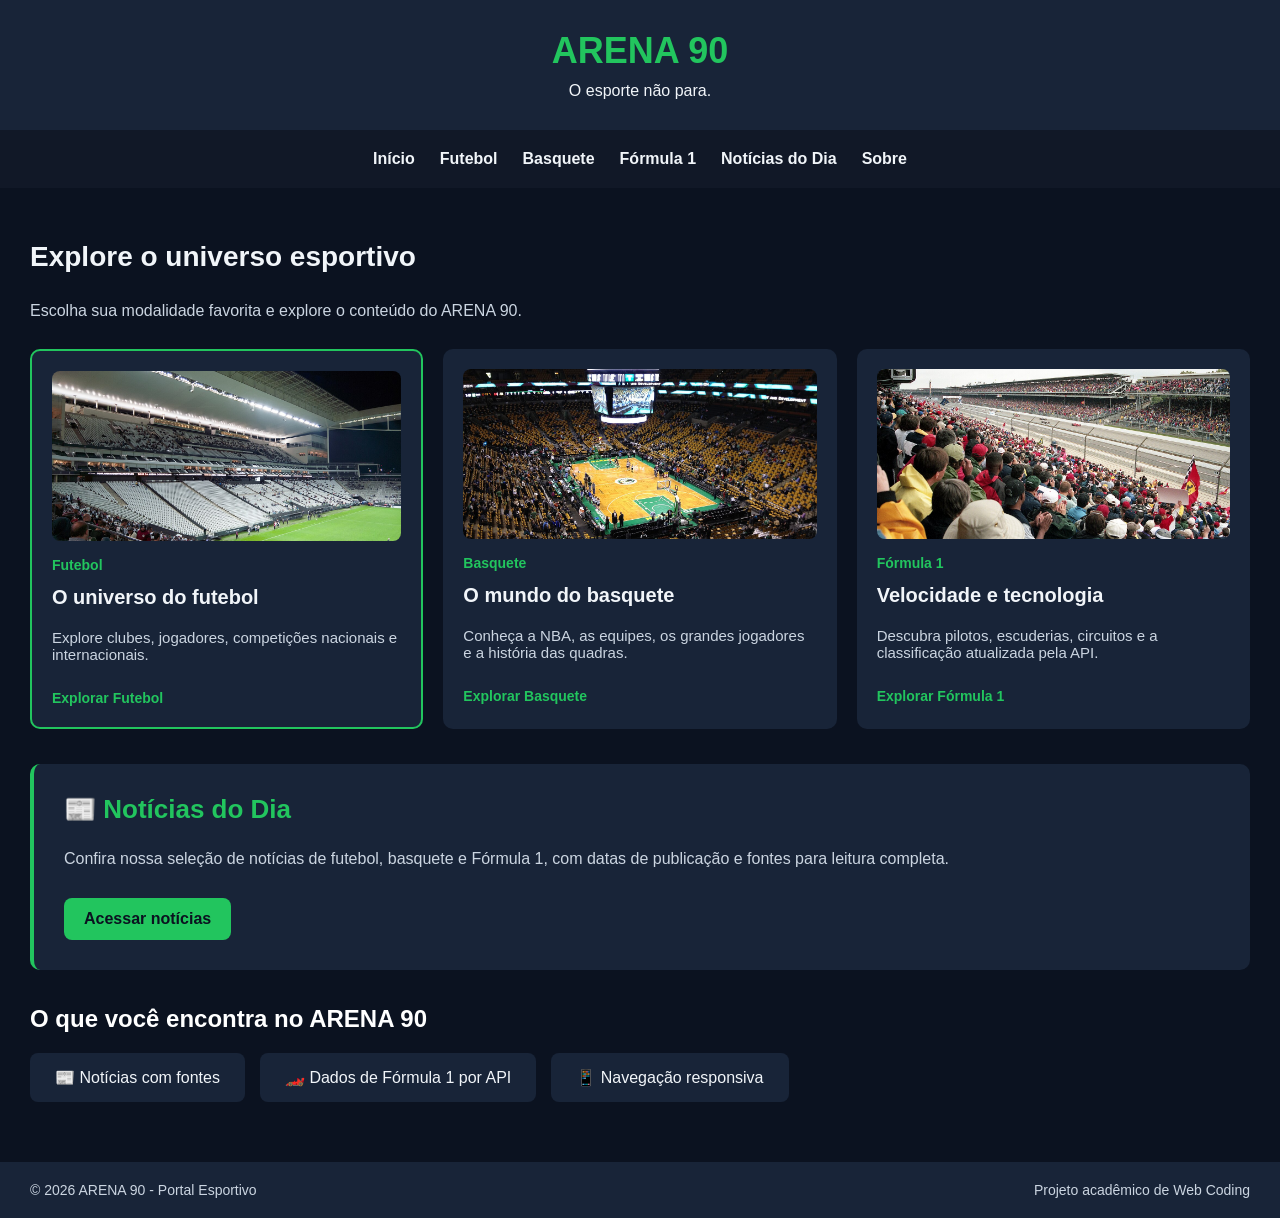
<file: index.html>
<!DOCTYPE html>
<html lang="pt-BR">

<head>
    <meta charset="UTF-8">

    <meta name="viewport"
          content="width=device-width, initial-scale=1.0">

    <meta name="description"
          content="ARENA 90: portal esportivo com futebol, basquete, Fórmula 1 e notícias com fontes.">

    <title>ARENA 90 | Portal Esportivo</title>

    <link rel="stylesheet" href="css/style.css">
</head>

<body>

    <!-- ======================================
         1. CABEÇALHO
    ======================================= -->
    <header class="cabecalho">

        <h1 class="cabecalho__titulo">
            ARENA 90
        </h1>

        <p class="cabecalho__slogan">
            O esporte não para.
        </p>

    </header>


    <!-- ======================================
         2. MENU DE NAVEGAÇÃO
    ======================================= -->
    <nav class="menu" aria-label="Navegação principal">

        <a class="menu__link" href="index.html">
            Início
        </a>

        <a class="menu__link" href="futebol.html">
            Futebol
        </a>

        <a class="menu__link" href="basquete.html">
            Basquete
        </a>

        <a class="menu__link" href="formula1.html">
            Fórmula 1
        </a>

        <a class="menu__link" href="noticias.html">
            Notícias do Dia
        </a>

        <a class="menu__link" href="sobre.html">
            Sobre
        </a>

    </nav>


    <!-- ======================================
         3. CONTEÚDO PRINCIPAL
    ======================================= -->
    <main>

        <!-- SEÇÃO 1: EXPLORAR MODALIDADES -->
        <section class="noticias">

            <h2 class="noticias__titulo">
                Explore o universo esportivo
            </h2>

            <p class="noticias__descricao">
                Escolha sua modalidade favorita
                e explore o conteúdo do ARENA 90.
            </p>


            <!-- GRID DE MODALIDADES -->
            <div class="noticias__grade">

                <!-- CARTÃO 1: FUTEBOL -->
                <article class="noticia noticia--destaque">

                    <a class="noticia__link"
                       href="futebol.html">

                        <img
                            class="noticia__imagem"
                            src="img/futebol-brasileiro.jpg"
                            alt="Interior da Arena Corinthians"
                        >

                        <span class="noticia__categoria">
                            Futebol
                        </span>

                        <h3 class="noticia__titulo">
                            O universo do futebol
                        </h3>

                        <p class="noticia__descricao">
                            Explore clubes, jogadores,
                            competições nacionais e
                            internacionais.
                        </p>

                        <span class="noticia__acao">
                            Explorar Futebol
                        </span>

                    </a>

                </article>


                <!-- CARTÃO 2: BASQUETE -->
                <article class="noticia">

                    <a class="noticia__link"
                       href="basquete.html">

                        <img
                            class="noticia__imagem"
                            src="img/nba.jpg"
                            alt="Partida de basquete em uma quadra profissional"
                        >

                        <span class="noticia__categoria">
                            Basquete
                        </span>

                        <h3 class="noticia__titulo">
                            O mundo do basquete
                        </h3>

                        <p class="noticia__descricao">
                            Conheça a NBA, as equipes,
                            os grandes jogadores
                            e a história das quadras.
                        </p>

                        <span class="noticia__acao">
                            Explorar Basquete
                        </span>

                    </a>

                </article>


                <!-- CARTÃO 3: FÓRMULA 1 -->
                <article class="noticia">

                    <a class="noticia__link"
                       href="formula1.html">

                        <img
                            class="noticia__imagem"
                            src="img/formula1.jpg"
                            alt="Circuito de Fórmula 1"
                        >

                        <span class="noticia__categoria">
                            Fórmula 1
                        </span>

                        <h3 class="noticia__titulo">
                            Velocidade e tecnologia
                        </h3>

                        <p class="noticia__descricao">
                            Descubra pilotos, escuderias,
                            circuitos e a classificação
                            atualizada pela API.
                        </p>

                        <span class="noticia__acao">
                            Explorar Fórmula 1
                        </span>

                    </a>

                </article>

            </div>
            <!-- FIM DO GRID -->

        </section>


        <!-- ======================================
             SEÇÃO 2: NOTÍCIAS DO DIA
        ======================================= -->
        <section class="inicio__noticias">

            <h2 class="inicio__titulo">
                📰 Notícias do Dia
            </h2>

            <p class="inicio__descricao">
                Confira nossa seleção de notícias
                de futebol, basquete e Fórmula 1,
                com datas de publicação e fontes
                para leitura completa.
            </p>

            <a class="inicio__botao"
               href="noticias.html">
                Acessar notícias
            </a>

        </section>


        <!-- ======================================
             SEÇÃO 3: RECURSOS DO PORTAL
        ======================================= -->
        <section class="modalidades">

            <h2 class="modalidades__titulo">
                O que você encontra no ARENA 90
            </h2>

            <!-- Lista com Flexbox -->
            <ul class="modalidades__lista">

                <li class="modalidades__item">
                    📰 Notícias com fontes
                </li>

                <li class="modalidades__item">
                    🏎️ Dados de Fórmula 1 por API
                </li>

                <li class="modalidades__item">
                    📱 Navegação responsiva
                </li>

            </ul>

        </section>

    </main>


    <!-- ======================================
         4. RODAPÉ
    ======================================= -->
    <footer class="rodape">

        <p class="rodape__texto">
            © 2026 ARENA 90 - Portal Esportivo
        </p>

        <p class="rodape__credito">
            Projeto acadêmico de Web Coding
        </p>

    </footer>

</body>
</html>
</file>
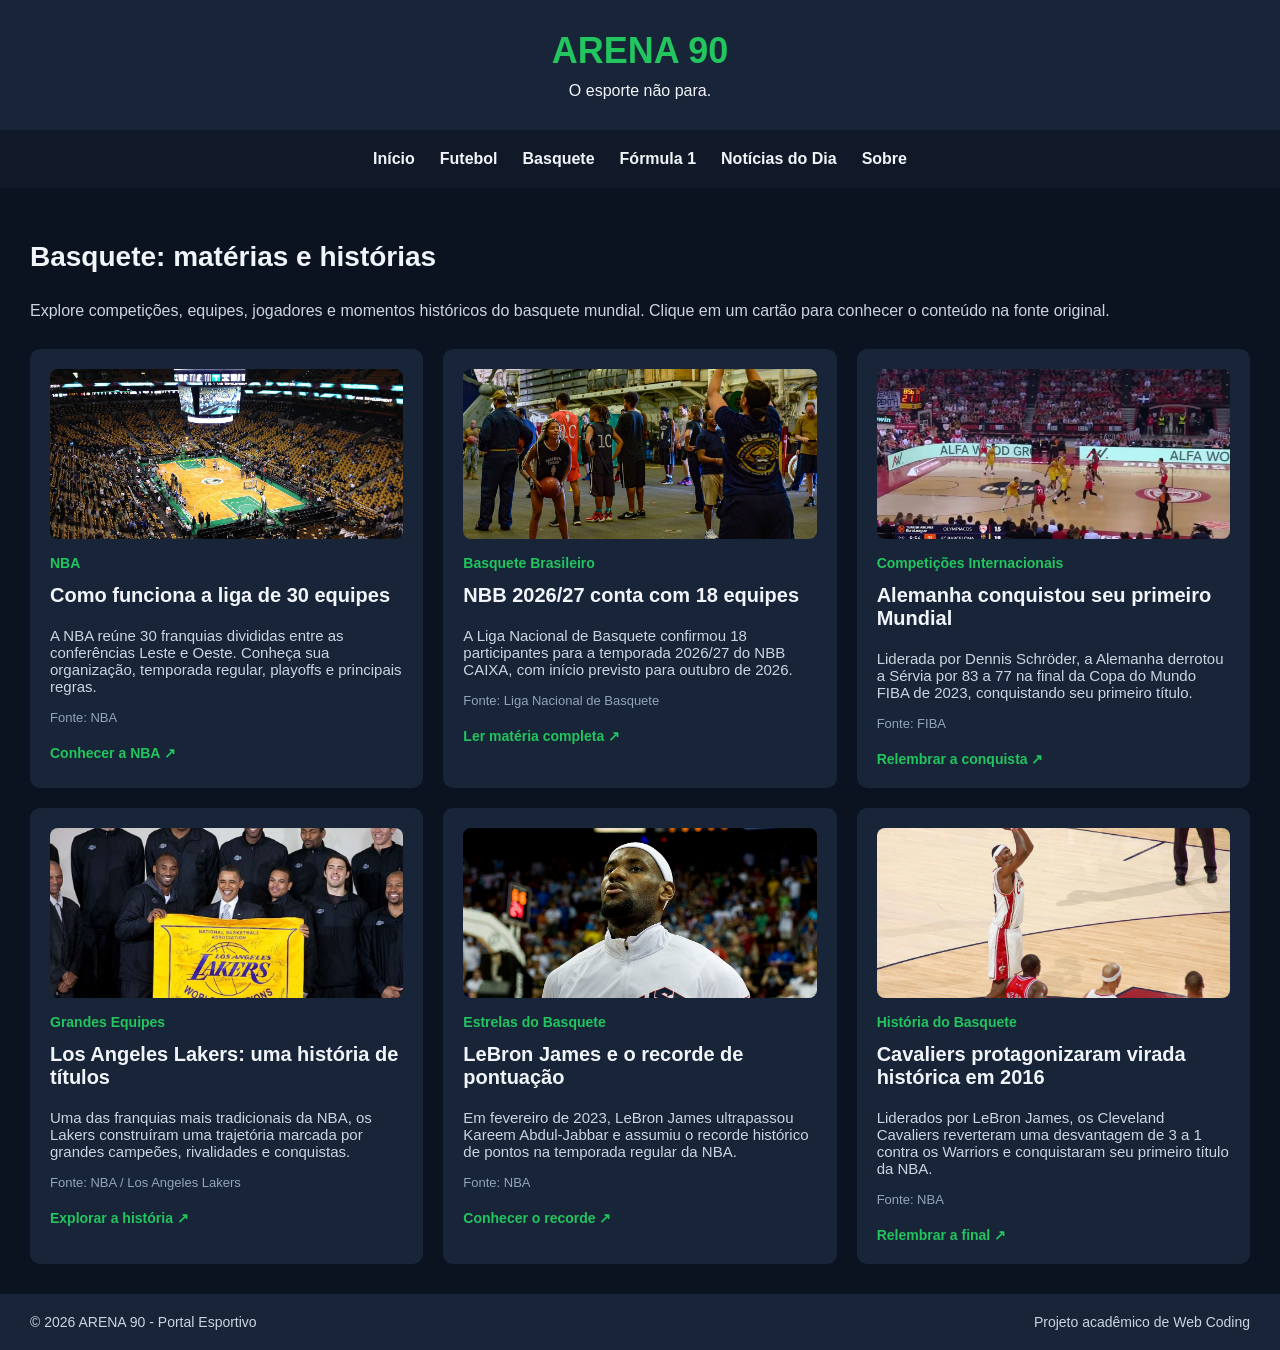
<file: basquete.html>
<!DOCTYPE html>
<html lang="pt-BR">

<head>
    <meta charset="UTF-8">

    <meta name="viewport"
          content="width=device-width, initial-scale=1.0">

    <meta name="description"
          content="Explore matérias sobre NBA, basquete brasileiro, grandes equipes e momentos históricos no ARENA 90.">

    <title>Basquete | ARENA 90</title>

    <link rel="stylesheet" href="css/style.css">
</head>

<body>

    <!-- ======================================
         1. CABEÇALHO
    ======================================= -->
    <header class="cabecalho">

        <h1 class="cabecalho__titulo">
            ARENA 90
        </h1>

        <p class="cabecalho__slogan">
            O esporte não para.
        </p>

    </header>


    <!-- ======================================
         2. MENU DE NAVEGAÇÃO
    ======================================= -->
    <nav class="menu" aria-label="Navegação principal">

        <a class="menu__link" href="index.html">
            Início
        </a>

        <a class="menu__link" href="futebol.html">
            Futebol
        </a>

        <a class="menu__link" href="basquete.html">
            Basquete
        </a>

        <a class="menu__link" href="formula1.html">
            Fórmula 1
        </a>

        <a class="menu__link" href="noticias.html">
            Notícias do Dia
        </a>

        <a class="menu__link" href="sobre.html">
            Sobre
        </a>

    </nav>


    <!-- ======================================
         3. CONTEÚDO PRINCIPAL
    ======================================= -->
    <main>

        <section class="noticias">

            <h2 class="noticias__titulo">
                Basquete: matérias e histórias
            </h2>

            <p class="noticias__descricao">
                Explore competições, equipes,
                jogadores e momentos históricos
                do basquete mundial.
                Clique em um cartão para conhecer
                o conteúdo na fonte original.
            </p>


            <!-- GRID DE MATÉRIAS -->
            <div class="noticias__grade">


                <!-- =================================
                     CARTÃO 1: NBA
                ================================== -->
                <article class="noticia">

                    <a
                        class="noticia__link"
                        href="https://www.nba.com/news/about"
                        target="_blank"
                        rel="noopener noreferrer"
                    >

                        <img
                            class="noticia__imagem"
                            src="img/nba.jpg"
                            alt="Arena de basquete com público nas arquibancadas"
                        >

                        <span class="noticia__categoria">
                            NBA
                        </span>

                        <h3 class="noticia__titulo">
                            Como funciona a liga de 30 equipes
                        </h3>

                        <p class="noticia__descricao">
                            A NBA reúne 30 franquias
                            divididas entre as conferências
                            Leste e Oeste. Conheça sua
                            organização, temporada regular,
                            playoffs e principais regras.
                        </p>

                        <p class="noticia__fonte">
                            Fonte: NBA
                        </p>

                        <span class="noticia__acao">
                            Conhecer a NBA ↗
                        </span>

                    </a>

                </article>


                <!-- =================================
                     CARTÃO 2: BASQUETE BRASILEIRO
                ================================== -->
                <article class="noticia">

                    <a
                        class="noticia__link"
                        href="https://lnb.com.br/noticias/lnb-define-participantes-e-formato-da-temporada-2026-27-do-nbb-caixa/"
                        target="_blank"
                        rel="noopener noreferrer"
                    >

                        <img
                            class="noticia__imagem"
                            src="img/basquete-militar-brasil.jpg"
                            alt="Jogadores reunidos em uma quadra de basquete"
                        >

                        <span class="noticia__categoria">
                            Basquete Brasileiro
                        </span>

                        <h3 class="noticia__titulo">
                            NBB 2026/27 conta com 18 equipes
                        </h3>

                        <p class="noticia__descricao">
                            A Liga Nacional de Basquete
                            confirmou 18 participantes
                            para a temporada 2026/27
                            do NBB CAIXA, com início
                            previsto para outubro de 2026.
                        </p>

                        <p class="noticia__fonte">
                            Fonte: Liga Nacional de Basquete
                        </p>

                        <span class="noticia__acao">
                            Ler matéria completa ↗
                        </span>

                    </a>

                </article>


                <!-- =================================
                     CARTÃO 3: COMPETIÇÕES INTERNACIONAIS
                ================================== -->
                <article class="noticia">

                    <a
                        class="noticia__link"
                        href="https://www.fiba.basketball/en/news/basketballworldcup-2023-news-dennis-schroder-carries-germany-to-first-ever-world-cup-title"
                        target="_blank"
                        rel="noopener noreferrer"
                    >

                        <img
                            class="noticia__imagem"
                            src="img/basquete-europeu.jpg"
                            alt="Partida de basquete em ginásio europeu"
                        >

                        <span class="noticia__categoria">
                            Competições Internacionais
                        </span>

                        <h3 class="noticia__titulo">
                            Alemanha conquistou seu primeiro Mundial
                        </h3>

                        <p class="noticia__descricao">
                            Liderada por Dennis Schröder,
                            a Alemanha derrotou a Sérvia
                            por 83 a 77 na final da Copa
                            do Mundo FIBA de 2023,
                            conquistando seu primeiro título.
                        </p>

                        <p class="noticia__fonte">
                            Fonte: FIBA
                        </p>

                        <span class="noticia__acao">
                            Relembrar a conquista ↗
                        </span>

                    </a>

                </article>


                <!-- =================================
                     CARTÃO 4: GRANDES EQUIPES
                ================================== -->
                <article class="noticia">

                    <a
                        class="noticia__link"
                        href="https://www.nba.com/lakers/history/season-capsule"
                        target="_blank"
                        rel="noopener noreferrer"
                    >

                        <img
                            class="noticia__imagem"
                            src="img/lakers-basquete.jpg"
                            alt="Integrantes dos Los Angeles Lakers em evento da equipe"
                        >

                        <span class="noticia__categoria">
                            Grandes Equipes
                        </span>

                        <h3 class="noticia__titulo">
                            Los Angeles Lakers: uma história de títulos
                        </h3>

                        <p class="noticia__descricao">
                            Uma das franquias mais
                            tradicionais da NBA,
                            os Lakers construíram
                            uma trajetória marcada
                            por grandes campeões,
                            rivalidades e conquistas.
                        </p>

                        <p class="noticia__fonte">
                            Fonte: NBA / Los Angeles Lakers
                        </p>

                        <span class="noticia__acao">
                            Explorar a história ↗
                        </span>

                    </a>

                </article>


                <!-- =================================
                     CARTÃO 5: ESTRELAS DO BASQUETE
                ================================== -->
                <article class="noticia">

                    <a
                        class="noticia__link"
                        href="https://www.nba.com/news/lebron-james-scoring-tracker"
                        target="_blank"
                        rel="noopener noreferrer"
                    >

                        <img
                            class="noticia__imagem"
                            src="img/lebron-james.jpg"
                            alt="LeBron James durante evento de basquete"
                        >

                        <span class="noticia__categoria">
                            Estrelas do Basquete
                        </span>

                        <h3 class="noticia__titulo">
                            LeBron James e o recorde de pontuação
                        </h3>

                        <p class="noticia__descricao">
                            Em fevereiro de 2023,
                            LeBron James ultrapassou
                            Kareem Abdul-Jabbar e
                            assumiu o recorde histórico
                            de pontos na temporada
                            regular da NBA.
                        </p>

                        <p class="noticia__fonte">
                            Fonte: NBA
                        </p>

                        <span class="noticia__acao">
                            Conhecer o recorde ↗
                        </span>

                    </a>

                </article>


                <!-- =================================
                     CARTÃO 6: HISTÓRIA DO BASQUETE
                ================================== -->
                <article class="noticia">

                    <a
                        class="noticia__link"
                        href="https://www.nba.com/news/history-top-moments-cavaliers-erase-3-1-deficit-2016-finals"
                        target="_blank"
                        rel="noopener noreferrer"
                    >

                        <img
                            class="noticia__imagem"
                            src="img/lance-lebronjames.jpg"
                            alt="Jogador realizando um arremesso em uma partida de basquete"
                        >

                        <span class="noticia__categoria">
                            História do Basquete
                        </span>

                        <h3 class="noticia__titulo">
                            Cavaliers protagonizaram virada histórica em 2016
                        </h3>

                        <p class="noticia__descricao">
                            Liderados por LeBron James,
                            os Cleveland Cavaliers
                            reverteram uma desvantagem
                            de 3 a 1 contra os Warriors
                            e conquistaram seu primeiro
                            título da NBA.
                        </p>

                        <p class="noticia__fonte">
                            Fonte: NBA
                        </p>

                        <span class="noticia__acao">
                            Relembrar a final ↗
                        </span>

                    </a>

                </article>


            </div>
            <!-- FIM DO GRID -->

        </section>

    </main>


    <!-- ======================================
         4. RODAPÉ
    ======================================= -->
    <footer class="rodape">

        <p class="rodape__texto">
            © 2026 ARENA 90 - Portal Esportivo
        </p>

        <p class="rodape__credito">
            Projeto acadêmico de Web Coding
        </p>

    </footer>

</body>
</html>
</file>
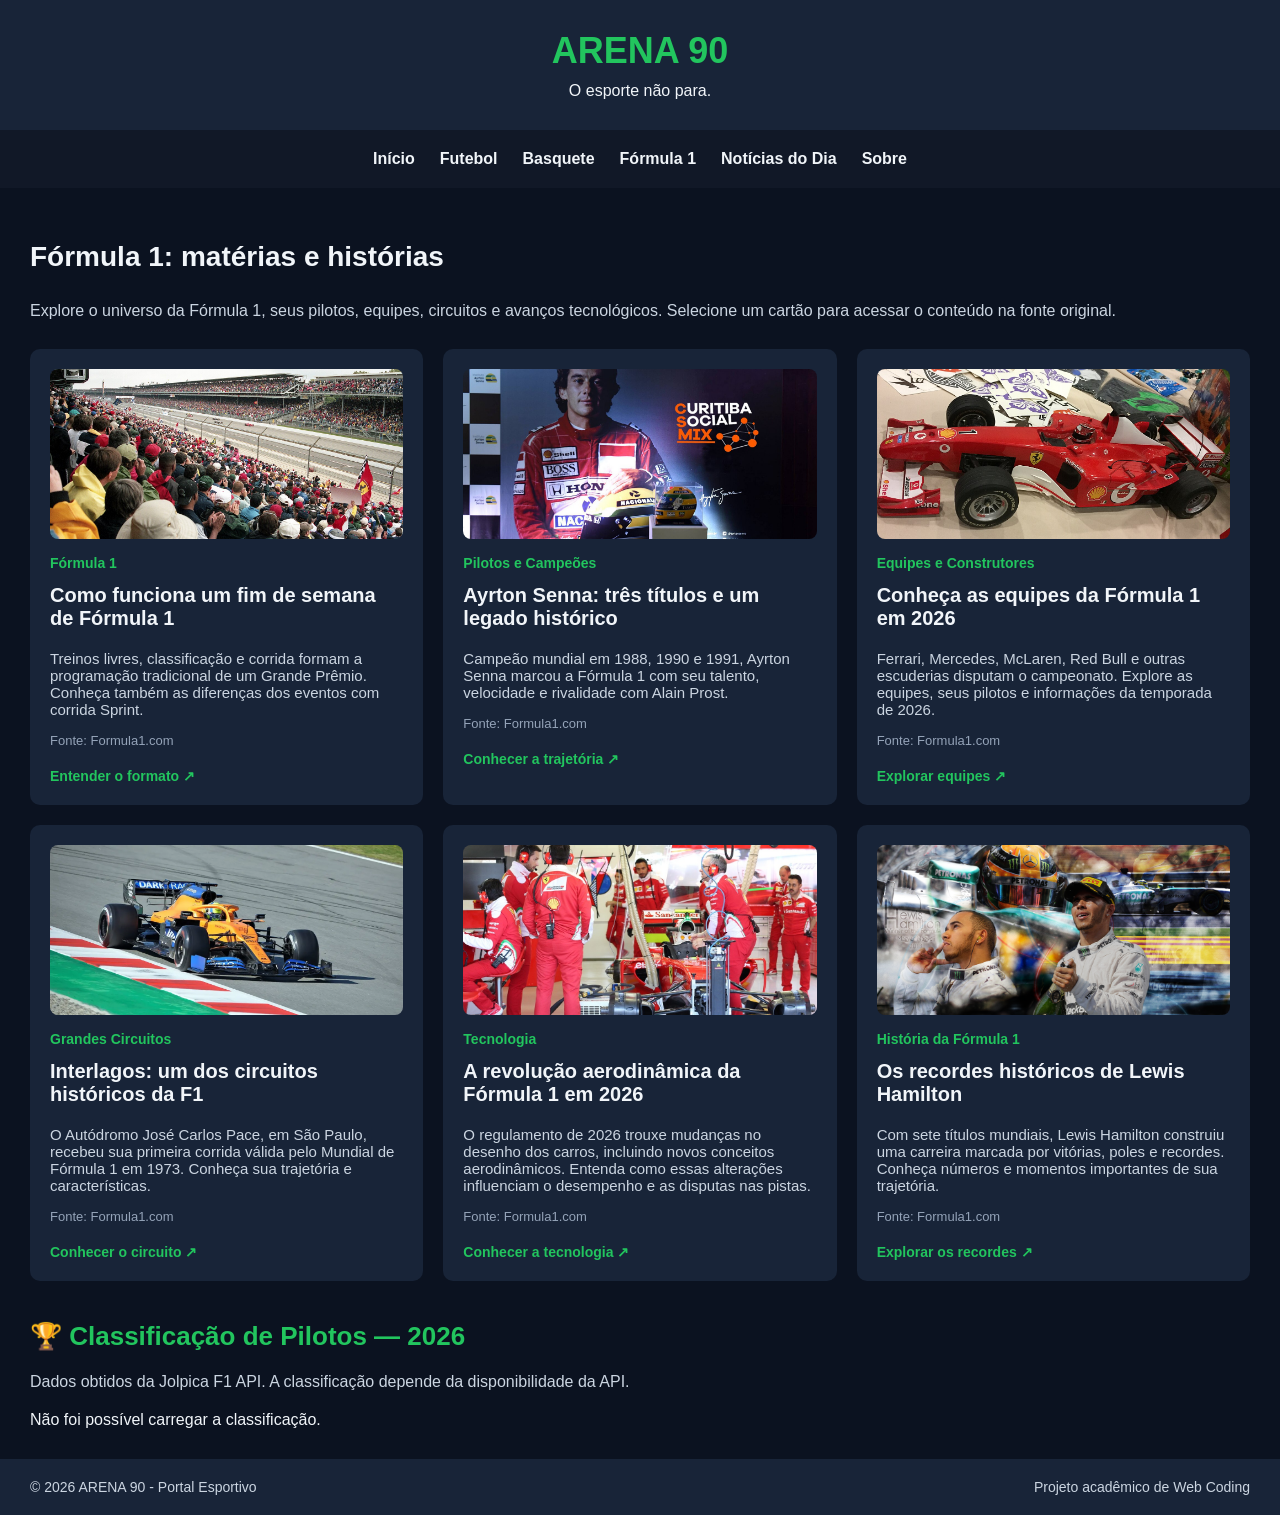
<file: formula1.html>
<!DOCTYPE html>
<html lang="pt-BR">

<head>
    <meta charset="UTF-8">

    <meta name="viewport"
          content="width=device-width, initial-scale=1.0">

    <meta name="description"
          content="Explore matérias sobre Fórmula 1, pilotos, equipes, circuitos e a classificação de 2026 no ARENA 90.">

    <title>Fórmula 1 | ARENA 90</title>

    <link rel="stylesheet" href="css/style.css">
</head>

<body>

    <!-- ======================================
         1. CABEÇALHO
    ======================================= -->
    <header class="cabecalho">

        <h1 class="cabecalho__titulo">
            ARENA 90
        </h1>

        <p class="cabecalho__slogan">
            O esporte não para.
        </p>

    </header>


    <!-- ======================================
         2. MENU DE NAVEGAÇÃO
    ======================================= -->
    <nav class="menu" aria-label="Navegação principal">

        <a class="menu__link" href="index.html">
            Início
        </a>

        <a class="menu__link" href="futebol.html">
            Futebol
        </a>

        <a class="menu__link" href="basquete.html">
            Basquete
        </a>

        <a class="menu__link" href="formula1.html">
            Fórmula 1
        </a>

        <a class="menu__link" href="noticias.html">
            Notícias do Dia
        </a>

        <a class="menu__link" href="sobre.html">
            Sobre
        </a>

    </nav>


    <!-- ======================================
         3. CONTEÚDO PRINCIPAL
    ======================================= -->
    <main>

        <!-- SEÇÃO 1: MATÉRIAS DE FÓRMULA 1 -->
        <section class="noticias">

            <h2 class="noticias__titulo">
                Fórmula 1: matérias e histórias
            </h2>

            <p class="noticias__descricao">
                Explore o universo da Fórmula 1,
                seus pilotos, equipes, circuitos
                e avanços tecnológicos.

                Selecione um cartão para acessar
                o conteúdo na fonte original.
            </p>


            <!-- GRID DE MATÉRIAS -->
            <div class="noticias__grade">


                <!-- =================================
                     CARTÃO 1: UNIVERSO DA FÓRMULA 1
                ================================== -->
                <article class="noticia">

                    <a
                        class="noticia__link"
                        href="https://www.formula1.com/en/latest/article/the-beginners-guide-to-the-f1-weekend.5RFZzGXNhEi9AEuMXwo987"
                        target="_blank"
                        rel="noopener noreferrer"
                    >

                        <img
                            class="noticia__imagem"
                            src="img/formula1.jpg"
                            alt="Arquibancadas e pista em um evento de Fórmula 1"
                        >

                        <span class="noticia__categoria">
                            Fórmula 1
                        </span>

                        <h3 class="noticia__titulo">
                            Como funciona um fim de semana de Fórmula 1
                        </h3>

                        <p class="noticia__descricao">
                            Treinos livres, classificação
                            e corrida formam a programação
                            tradicional de um Grande Prêmio.

                            Conheça também as diferenças
                            dos eventos com corrida Sprint.
                        </p>

                        <p class="noticia__fonte">
                            Fonte: Formula1.com
                        </p>

                        <span class="noticia__acao">
                            Entender o formato ↗
                        </span>

                    </a>

                </article>


                <!-- =================================
                     CARTÃO 2: AYRTON SENNA
                ================================== -->
                <article class="noticia">

                    <a
                        class="noticia__link"
                        href="https://www.formula1.com/en/information/drivers-hall-of-fame-ayrton-senna.FLD7ZtO0nUn7JzLEn5rOJ"
                        target="_blank"
                        rel="noopener noreferrer"
                    >

                        <img
                            class="noticia__imagem"
                            src="img/ayrton-senna.jpg"
                            alt="Fotografia em homenagem ao piloto Ayrton Senna"
                        >

                        <span class="noticia__categoria">
                            Pilotos e Campeões
                        </span>

                        <h3 class="noticia__titulo">
                            Ayrton Senna: três títulos e um legado histórico
                        </h3>

                        <p class="noticia__descricao">
                            Campeão mundial em 1988,
                            1990 e 1991, Ayrton Senna
                            marcou a Fórmula 1 com
                            seu talento, velocidade
                            e rivalidade com Alain Prost.
                        </p>

                        <p class="noticia__fonte">
                            Fonte: Formula1.com
                        </p>

                        <span class="noticia__acao">
                            Conhecer a trajetória ↗
                        </span>

                    </a>

                </article>


                <!-- =================================
                     CARTÃO 3: EQUIPES DE 2026
                ================================== -->
                <article class="noticia">

                    <a
                        class="noticia__link"
                        href="https://www.formula1.com/en/teams"
                        target="_blank"
                        rel="noopener noreferrer"
                    >

                        <img
                            class="noticia__imagem"
                            src="img/f1-escuderia.jpg"
                            alt="Carro de corrida de Fórmula 1 em exposição"
                        >

                        <span class="noticia__categoria">
                            Equipes e Construtores
                        </span>

                        <h3 class="noticia__titulo">
                            Conheça as equipes da Fórmula 1 em 2026
                        </h3>

                        <p class="noticia__descricao">
                            Ferrari, Mercedes, McLaren,
                            Red Bull e outras escuderias
                            disputam o campeonato.

                            Explore as equipes,
                            seus pilotos e informações
                            da temporada de 2026.
                        </p>

                        <p class="noticia__fonte">
                            Fonte: Formula1.com
                        </p>

                        <span class="noticia__acao">
                            Explorar equipes ↗
                        </span>

                    </a>

                </article>


                <!-- =================================
                     CARTÃO 4: INTERLAGOS
                ================================== -->
                <article class="noticia">

                    <a
                        class="noticia__link"
                        href="https://www.formula1.com/en/information/brazil-autodromo-jose-carlos-pace-sao-paulo.5z2RfrmiTTfEP6Wnxv1yIW"
                        target="_blank"
                        rel="noopener noreferrer"
                    >

                        <img
                            class="noticia__imagem"
                            src="img/f1-interlagos.jpg"
                            alt="Carro de Fórmula 1 percorrendo uma pista"
                        >

                        <span class="noticia__categoria">
                            Grandes Circuitos
                        </span>

                        <h3 class="noticia__titulo">
                            Interlagos: um dos circuitos históricos da F1
                        </h3>

                        <p class="noticia__descricao">
                            O Autódromo José Carlos Pace,
                            em São Paulo, recebeu sua
                            primeira corrida válida pelo
                            Mundial de Fórmula 1 em 1973.

                            Conheça sua trajetória e
                            características.
                        </p>

                        <p class="noticia__fonte">
                            Fonte: Formula1.com
                        </p>

                        <span class="noticia__acao">
                            Conhecer o circuito ↗
                        </span>

                    </a>

                </article>


                <!-- =================================
                     CARTÃO 5: TECNOLOGIA
                ================================== -->
                <article class="noticia">

                    <a
                        class="noticia__link"
                        href="https://www.formula1.com/en/latest/article/2026-regulations-explained-all-you-need-to-know-about-f1s-new-aerodynamics.7IAt0auc32UkCEFE5ypkTB"
                        target="_blank"
                        rel="noopener noreferrer"
                    >

                        <img
                            class="noticia__imagem"
                            src="img/f1-making.jpg"
                            alt="Integrantes de uma equipe trabalhando em um carro de Fórmula 1"
                        >

                        <span class="noticia__categoria">
                            Tecnologia
                        </span>

                        <h3 class="noticia__titulo">
                            A revolução aerodinâmica da Fórmula 1 em 2026
                        </h3>

                        <p class="noticia__descricao">
                            O regulamento de 2026 trouxe
                            mudanças no desenho dos carros,
                            incluindo novos conceitos
                            aerodinâmicos.

                            Entenda como essas alterações
                            influenciam o desempenho
                            e as disputas nas pistas.
                        </p>

                        <p class="noticia__fonte">
                            Fonte: Formula1.com
                        </p>

                        <span class="noticia__acao">
                            Conhecer a tecnologia ↗
                        </span>

                    </a>

                </article>


                <!-- =================================
                     CARTÃO 6: LEWIS HAMILTON
                ================================== -->
                <article class="noticia">

                    <a
                        class="noticia__link"
                        href="https://www.formula1.com/en/latest/article/in-numbers-the-incredible-records-hamilton-holds-ahead-of-his-400th-grand-prix.1yNnQ8vuefRFhQj4AprTh0"
                        target="_blank"
                        rel="noopener noreferrer"
                    >

                        <img
                            class="noticia__imagem"
                            src="img/f1-lewis-hamilton.jpg"
                            alt="Lewis Hamilton e outros pilotos em imagens de Fórmula 1"
                        >

                        <span class="noticia__categoria">
                            História da Fórmula 1
                        </span>

                        <h3 class="noticia__titulo">
                            Os recordes históricos de Lewis Hamilton
                        </h3>

                        <p class="noticia__descricao">
                            Com sete títulos mundiais,
                            Lewis Hamilton construiu
                            uma carreira marcada
                            por vitórias, poles e recordes.

                            Conheça números e momentos
                            importantes de sua trajetória.
                        </p>

                        <p class="noticia__fonte">
                            Fonte: Formula1.com
                        </p>

                        <span class="noticia__acao">
                            Explorar os recordes ↗
                        </span>

                    </a>

                </article>


            </div>
            <!-- FIM DO GRID -->

        </section>


        <!-- ======================================
             SEÇÃO 2: CLASSIFICAÇÃO DINÂMICA
             INTEGRAÇÃO COM A JOLPICA F1 API
        ======================================= -->
        <section class="classificacao">

            <h2 class="classificacao__titulo">
                🏆 Classificação de Pilotos — 2026
            </h2>

            <p class="classificacao__descricao">
                Dados obtidos da Jolpica F1 API.
                A classificação depende da
                disponibilidade da API.
            </p>

            <!-- Conteúdo preenchido pelo JavaScript -->
            <div
                class="classificacao__lista"
                id="classificacao-pilotos"
                aria-live="polite"
            >
                <p>Carregando classificação...</p>
            </div>

        </section>

    </main>


    <!-- ======================================
         4. RODAPÉ
    ======================================= -->
    <footer class="rodape">

        <p class="rodape__texto">
            © 2026 ARENA 90 - Portal Esportivo
        </p>

        <p class="rodape__credito">
            Projeto acadêmico de Web Coding
        </p>

    </footer>


    <!-- ======================================
         5. JAVASCRIPT - API DE FÓRMULA 1
    ======================================= -->
    <script src="js/formula1-api.js"></script>

</body>
</html>
</file>
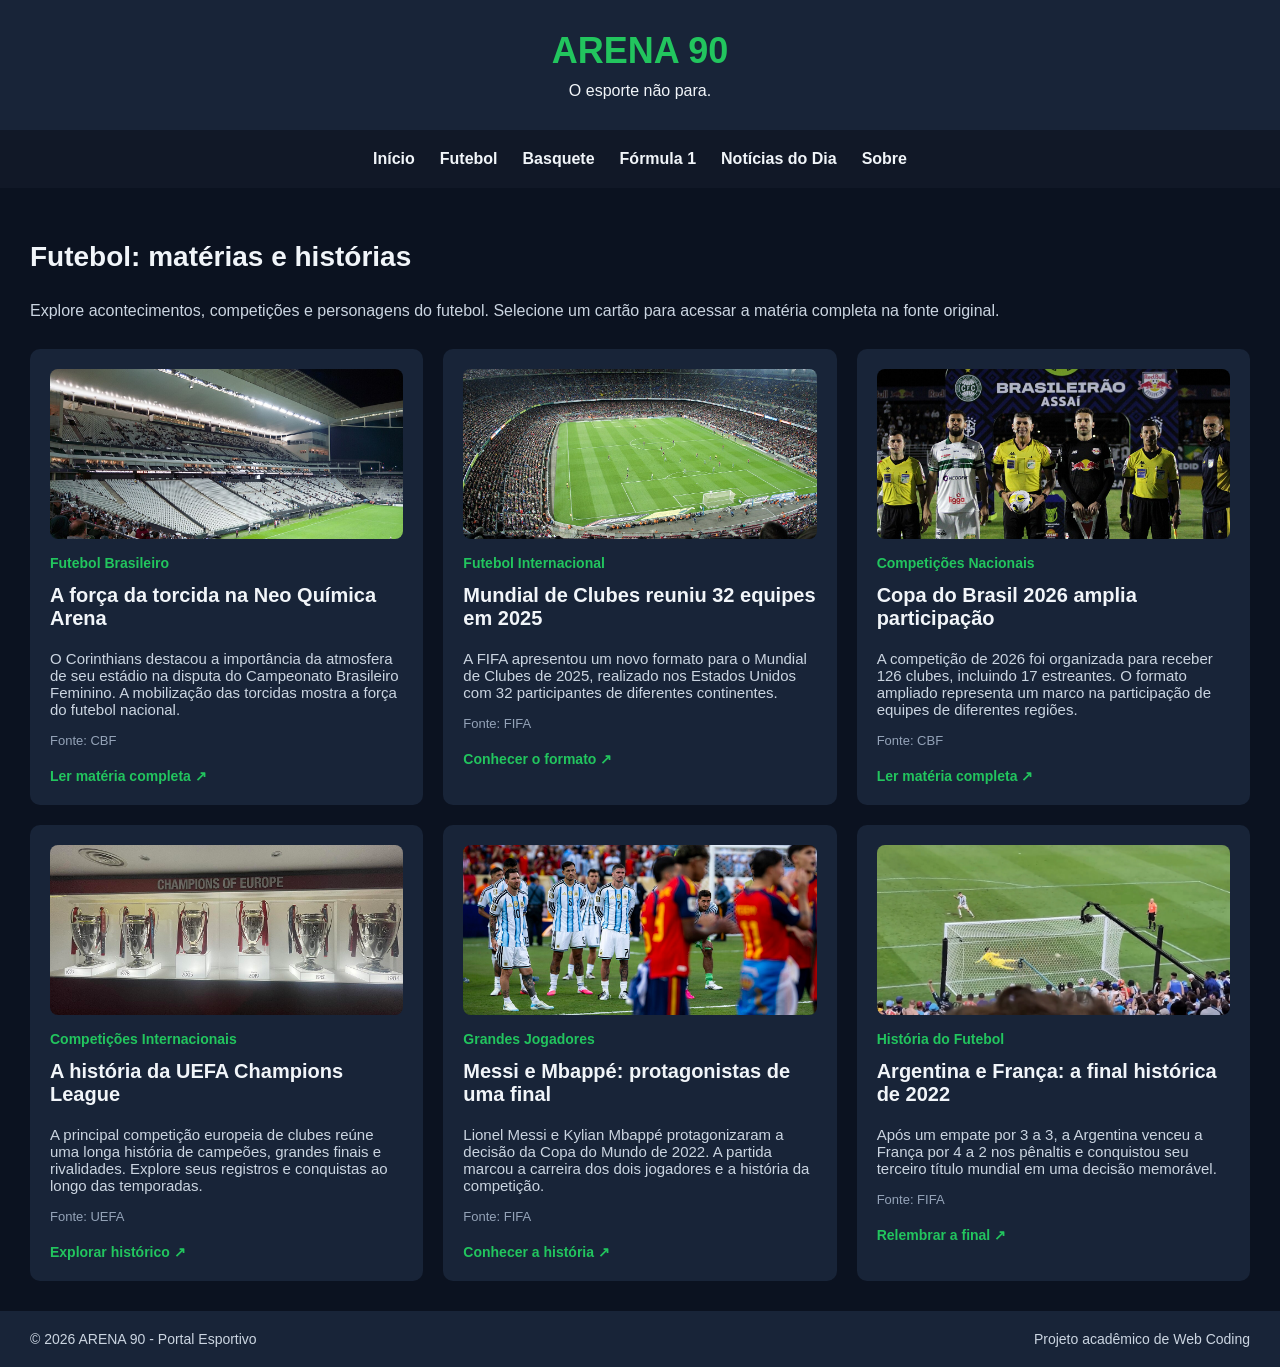
<file: futebol.html>
<!DOCTYPE html>
<html lang="pt-BR">

<head>
    <meta charset="UTF-8">

    <meta name="viewport"
          content="width=device-width, initial-scale=1.0">

    <meta name="description"
          content="Explore matérias e histórias do futebol brasileiro e internacional no ARENA 90.">

    <title>Futebol | ARENA 90</title>

    <link rel="stylesheet" href="css/style.css">
</head>

<body>

    <!-- ======================================
         1. CABEÇALHO
    ======================================= -->
    <header class="cabecalho">

        <h1 class="cabecalho__titulo">
            ARENA 90
        </h1>

        <p class="cabecalho__slogan">
            O esporte não para.
        </p>

    </header>


    <!-- ======================================
         2. MENU DE NAVEGAÇÃO
    ======================================= -->
    <nav class="menu" aria-label="Navegação principal">

        <a class="menu__link" href="index.html">
            Início
        </a>

        <a class="menu__link" href="futebol.html">
            Futebol
        </a>

        <a class="menu__link" href="basquete.html">
            Basquete
        </a>

        <a class="menu__link" href="formula1.html">
            Fórmula 1
        </a>

        <a class="menu__link" href="noticias.html">
            Notícias do Dia
        </a>

        <a class="menu__link" href="sobre.html">
            Sobre
        </a>

    </nav>


    <!-- ======================================
         3. CONTEÚDO PRINCIPAL
    ======================================= -->
    <main>

        <section class="noticias">

            <h2 class="noticias__titulo">
                Futebol: matérias e histórias
            </h2>

            <p class="noticias__descricao">
                Explore acontecimentos, competições
                e personagens do futebol.
                Selecione um cartão para acessar
                a matéria completa na fonte original.
            </p>


            <!-- GRID DE MATÉRIAS -->
            <div class="noticias__grade">


                <!-- =================================
                     CARTÃO 1: FUTEBOL BRASILEIRO
                ================================== -->
                <article class="noticia">

                    <a
                        class="noticia__link"
                        href="https://www.cbf.com.br/futebol-brasileiro/noticias/detalhes/competicoes-campeonato-brasileiro-feminino/corinthians-aposta-na-atmosfera-da-neo-quimica-arena-para-ganhar-brasileirao-neoenergia"
                        target="_blank"
                        rel="noopener noreferrer"
                    >

                        <img
                            class="noticia__imagem"
                            src="img/futebol-brasileiro.jpg"
                            alt="Arquibancadas da Arena Corinthians"
                        >

                        <span class="noticia__categoria">
                            Futebol Brasileiro
                        </span>

                        <h3 class="noticia__titulo">
                            A força da torcida na Neo Química Arena
                        </h3>

                        <p class="noticia__descricao">
                            O Corinthians destacou a importância
                            da atmosfera de seu estádio
                            na disputa do Campeonato Brasileiro
                            Feminino. A mobilização das torcidas
                            mostra a força do futebol nacional.
                        </p>

                        <p class="noticia__fonte">
                            Fonte: CBF
                        </p>

                        <span class="noticia__acao">
                            Ler matéria completa ↗
                        </span>

                    </a>

                </article>


                <!-- =================================
                     CARTÃO 2: FUTEBOL INTERNACIONAL
                ================================== -->
                <article class="noticia">

                    <a
                        class="noticia__link"
                        href="https://www.fifa.com/pt/articles/mundial-de-clubes-25-equipes-datas-sede-sorteio-ingressos"
                        target="_blank"
                        rel="noopener noreferrer"
                    >

                        <img
                            class="noticia__imagem"
                            src="img/futebol-internacional.jpg"
                            alt="Estádio durante partida de futebol internacional"
                        >

                        <span class="noticia__categoria">
                            Futebol Internacional
                        </span>

                        <h3 class="noticia__titulo">
                            Mundial de Clubes reuniu 32 equipes em 2025
                        </h3>

                        <p class="noticia__descricao">
                            A FIFA apresentou um novo formato
                            para o Mundial de Clubes de 2025,
                            realizado nos Estados Unidos
                            com 32 participantes de diferentes
                            continentes.
                        </p>

                        <p class="noticia__fonte">
                            Fonte: FIFA
                        </p>

                        <span class="noticia__acao">
                            Conhecer o formato ↗
                        </span>

                    </a>

                </article>


                <!-- =================================
                     CARTÃO 3: COMPETIÇÕES NACIONAIS
                ================================== -->
                <article class="noticia">

                    <a
                        class="noticia__link"
                        href="https://www.cbf.com.br/futebol-brasileiro/noticias/jogos-/a/copa-do-brasil-de-2026-tera-recorde-de-participantes-e-17-estreantes"
                        target="_blank"
                        rel="noopener noreferrer"
                    >

                        <img
                            class="noticia__imagem"
                            src="img/brasileirão.jpg"
                            alt="Representantes do futebol brasileiro em evento esportivo"
                        >

                        <span class="noticia__categoria">
                            Competições Nacionais
                        </span>

                        <h3 class="noticia__titulo">
                            Copa do Brasil 2026 amplia participação
                        </h3>

                        <p class="noticia__descricao">
                            A competição de 2026 foi organizada
                            para receber 126 clubes, incluindo
                            17 estreantes. O formato ampliado
                            representa um marco na participação
                            de equipes de diferentes regiões.
                        </p>

                        <p class="noticia__fonte">
                            Fonte: CBF
                        </p>

                        <span class="noticia__acao">
                            Ler matéria completa ↗
                        </span>

                    </a>

                </article>


                <!-- =================================
                     CARTÃO 4: CHAMPIONS LEAGUE
                ================================== -->
                <article class="noticia">

                    <a
                        class="noticia__link"
                        href="https://www.uefa.com/uefachampionsleague/history/"
                        target="_blank"
                        rel="noopener noreferrer"
                    >

                        <img
                            class="noticia__imagem"
                            src="img/champions.jpg"
                            alt="Troféus históricos da Liga dos Campeões"
                        >

                        <span class="noticia__categoria">
                            Competições Internacionais
                        </span>

                        <h3 class="noticia__titulo">
                            A história da UEFA Champions League
                        </h3>

                        <p class="noticia__descricao">
                            A principal competição europeia
                            de clubes reúne uma longa história
                            de campeões, grandes finais e
                            rivalidades. Explore seus registros
                            e conquistas ao longo das temporadas.
                        </p>

                        <p class="noticia__fonte">
                            Fonte: UEFA
                        </p>

                        <span class="noticia__acao">
                            Explorar histórico ↗
                        </span>

                    </a>

                </article>


                <!-- =================================
                     CARTÃO 5: GRANDES JOGADORES
                ================================== -->
                <article class="noticia">

                    <a
                        class="noticia__link"
                        href="https://www.fifa.com/pt/articles/kylian-mbappe-franca-lionel-messi-argentina-final-copa-do-mundo-2022"
                        target="_blank"
                        rel="noopener noreferrer"
                    >

                        <img
                            class="noticia__imagem"
                            src="img/craques-final-copa.jpg"
                            alt="Jogadores da Argentina e da Espanha em campo"
                        >

                        <span class="noticia__categoria">
                            Grandes Jogadores
                        </span>

                        <h3 class="noticia__titulo">
                            Messi e Mbappé: protagonistas de uma final
                        </h3>

                        <p class="noticia__descricao">
                            Lionel Messi e Kylian Mbappé
                            protagonizaram a decisão da
                            Copa do Mundo de 2022.
                            A partida marcou a carreira
                            dos dois jogadores e a história
                            da competição.
                        </p>

                        <p class="noticia__fonte">
                            Fonte: FIFA
                        </p>

                        <span class="noticia__acao">
                            Conhecer a história ↗
                        </span>

                    </a>

                </article>


                <!-- =================================
                     CARTÃO 6: HISTÓRIA DO FUTEBOL
                ================================== -->
                <article class="noticia">

                    <a
                        class="noticia__link"
                        href="https://www.fifa.com/pt/tournaments/mens/worldcup/qatar2022/articles/relato-final-argentina-franca-copa-do-mundo-2022"
                        target="_blank"
                        rel="noopener noreferrer"
                    >

                        <img
                            class="noticia__imagem"
                            src="img/final-copa-2022.jpg"
                            alt="Lance de futebol durante partida em estádio"
                        >

                        <span class="noticia__categoria">
                            História do Futebol
                        </span>

                        <h3 class="noticia__titulo">
                            Argentina e França: a final histórica de 2022
                        </h3>

                        <p class="noticia__descricao">
                            Após um empate por 3 a 3,
                            a Argentina venceu a França
                            por 4 a 2 nos pênaltis e
                            conquistou seu terceiro título
                            mundial em uma decisão memorável.
                        </p>

                        <p class="noticia__fonte">
                            Fonte: FIFA
                        </p>

                        <span class="noticia__acao">
                            Relembrar a final ↗
                        </span>

                    </a>

                </article>


            </div>
            <!-- FIM DO GRID -->

        </section>

    </main>


    <!-- ======================================
         4. RODAPÉ
    ======================================= -->
    <footer class="rodape">

        <p class="rodape__texto">
            © 2026 ARENA 90 - Portal Esportivo
        </p>

        <p class="rodape__credito">
            Projeto acadêmico de Web Coding
        </p>

    </footer>

</body>
</html>
</file>
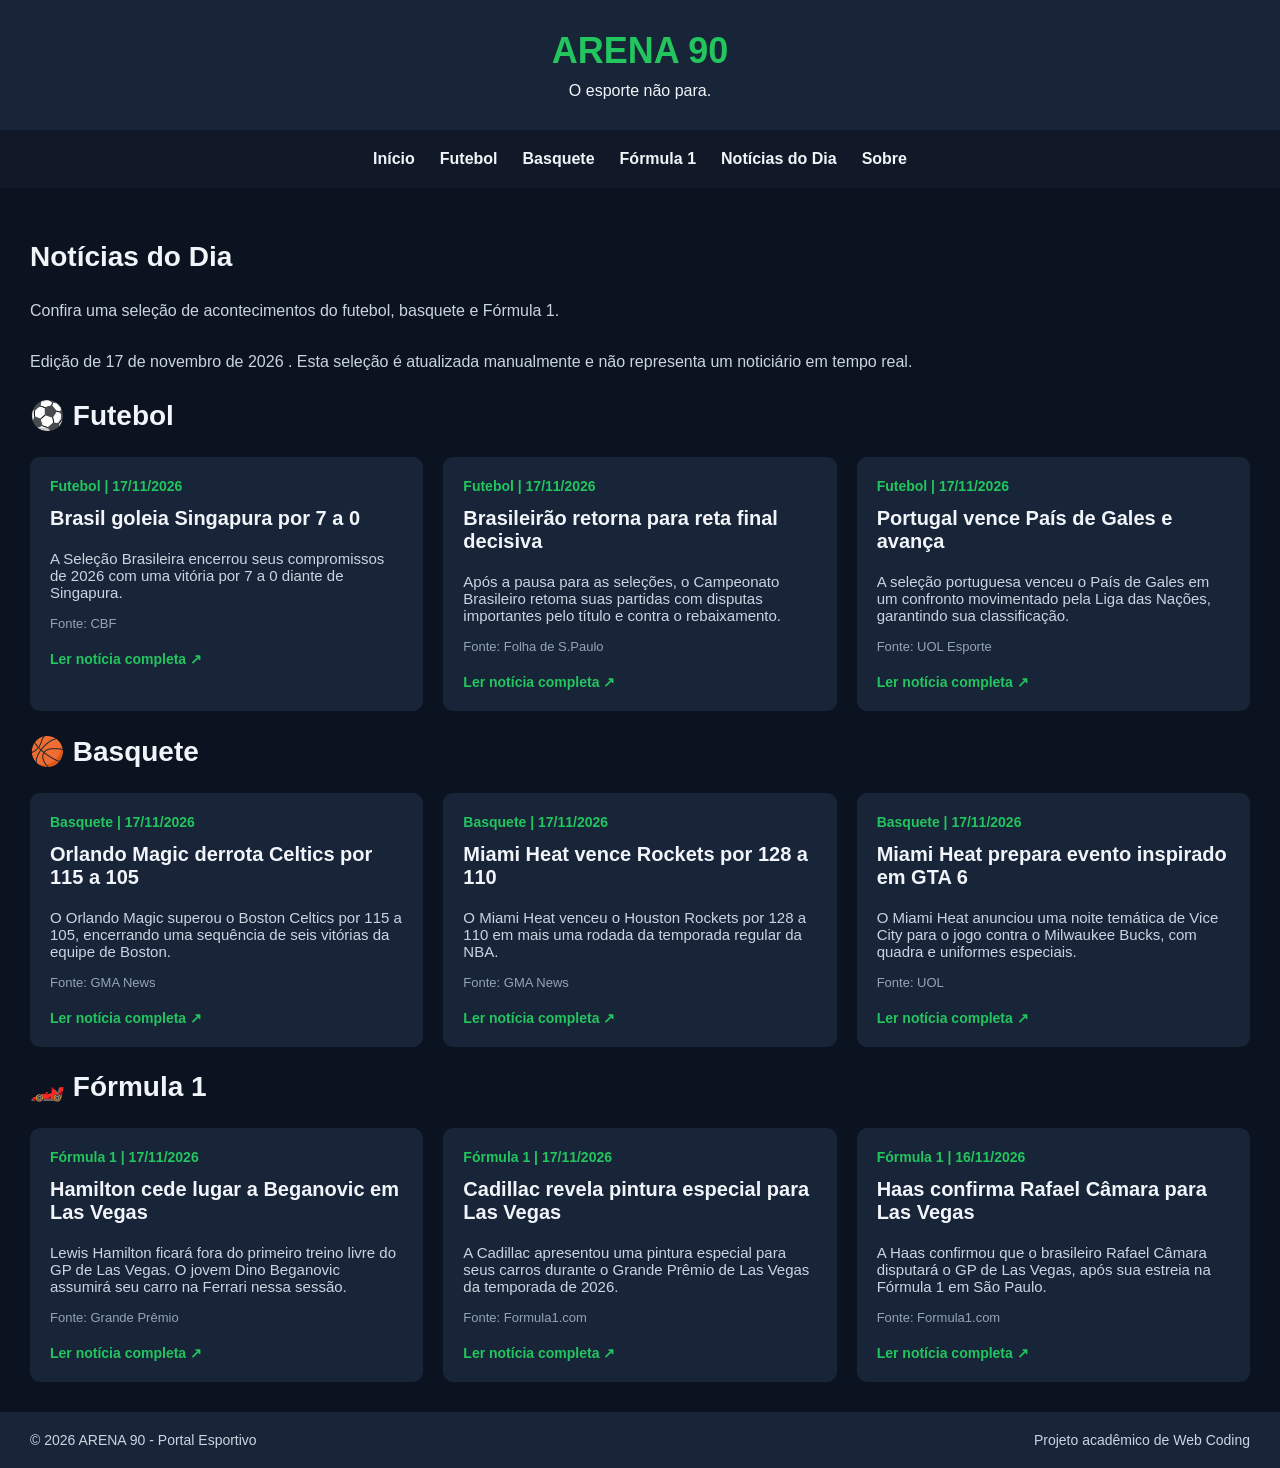
<file: noticias.html>
<!DOCTYPE html>
<html lang="pt-BR">

<head>
    <meta charset="UTF-8">
    <meta name="viewport"
          content="width=device-width, initial-scale=1.0">

    <meta name="description"
          content="Seleção de notícias de futebol, basquete e Fórmula 1, com datas e fontes, no ARENA 90.">

    <title>Notícias do Dia | ARENA 90</title>

    <link rel="stylesheet" href="css/style.css">
</head>

<body>

    <!-- ======================================
         1. CABEÇALHO
    ======================================= -->
    <header class="cabecalho">
        <h1 class="cabecalho__titulo">ARENA 90</h1>
        <p class="cabecalho__slogan">O esporte não para.</p>
    </header>


    <!-- ======================================
         2. MENU DE NAVEGAÇÃO
    ======================================= -->
    <nav class="menu" aria-label="Navegação principal">

        <a class="menu__link" href="index.html">Início</a>
        <a class="menu__link" href="futebol.html">Futebol</a>
        <a class="menu__link" href="basquete.html">Basquete</a>
        <a class="menu__link" href="formula1.html">Fórmula 1</a>
        <a class="menu__link" href="noticias.html">Notícias do Dia</a>
        <a class="menu__link" href="sobre.html">Sobre</a>

    </nav>


    <!-- ======================================
         3. CONTEÚDO PRINCIPAL
    ======================================= -->
    <main>

        <!-- APRESENTAÇÃO DA EDIÇÃO -->
        <section class="noticias">

            <h2 class="noticias__titulo">
                Notícias do Dia
            </h2>

            <p class="noticias__descricao">
                Confira uma seleção de acontecimentos
                do futebol, basquete e Fórmula 1.
            </p>

            <p class="noticias__descricao">
                Edição de
                <time datetime="2026-11-17">
                    17 de novembro de 2026
                </time>.
                Esta seleção é atualizada manualmente
                e não representa um noticiário em tempo real.
            </p>

        </section>


        <!-- ======================================
             SEÇÃO 1: FUTEBOL
        ======================================= -->
        <section class="noticias">

            <h2 class="noticias__titulo">
                ⚽ Futebol
            </h2>

            <div class="noticias__grade">

                <!-- NOTÍCIA 1: SELEÇÃO BRASILEIRA -->
                <article class="noticia">

                    <span class="noticia__categoria">
                        Futebol |
                        <time datetime="2026-11-17">17/11/2026</time>
                    </span>

                    <h3 class="noticia__titulo">
                        Brasil goleia Singapura por 7 a 0
                    </h3>

                    <p class="noticia__descricao">
                        A Seleção Brasileira encerrou seus
                        compromissos de 2026 com uma vitória
                        por 7 a 0 diante de Singapura.
                    </p>

                    <p class="noticia__fonte">
                        Fonte: CBF
                    </p>

                    <a
                        class="noticia__acao"
                        href="https://www.cbf.com.br/selecao-brasileira/noticias/selecao-masculina/a/francesco-mauri-exalta-jovens-na-selecao-apos-goleada-sobre-singapura"
                        target="_blank"
                        rel="noopener noreferrer"
                    >
                        Ler notícia completa ↗
                    </a>

                </article>


                <!-- NOTÍCIA 2: BRASILEIRÃO -->
                <article class="noticia">

                    <span class="noticia__categoria">
                        Futebol |
                        <time datetime="2026-11-17">17/11/2026</time>
                    </span>

                    <h3 class="noticia__titulo">
                        Brasileirão retorna para reta final decisiva
                    </h3>

                    <p class="noticia__descricao">
                        Após a pausa para as seleções,
                        o Campeonato Brasileiro retoma
                        suas partidas com disputas
                        importantes pelo título e contra
                        o rebaixamento.
                    </p>

                    <p class="noticia__fonte">
                        Fonte: Folha de S.Paulo
                    </p>

                    <a
                        class="noticia__acao"
                        href="https://www1.folha.uol.com.br/esporte/2026/11/campeonato-brasileiro-volta-com-partidas-decisivas-nas-duas-pontas-da-tabela.shtml"
                        target="_blank"
                        rel="noopener noreferrer"
                    >
                        Ler notícia completa ↗
                    </a>

                </article>


                <!-- NOTÍCIA 3: PORTUGAL -->
                <article class="noticia">

                    <span class="noticia__categoria">
                        Futebol |
                        <time datetime="2026-11-17">17/11/2026</time>
                    </span>

                    <h3 class="noticia__titulo">
                        Portugal vence País de Gales e avança
                    </h3>

                    <p class="noticia__descricao">
                        A seleção portuguesa venceu
                        o País de Gales em um confronto
                        movimentado pela Liga das Nações,
                        garantindo sua classificação.
                    </p>

                    <p class="noticia__fonte">
                        Fonte: UOL Esporte
                    </p>

                    <a
                        class="noticia__acao"
                        href="https://www.uol.com.br/esporte/futebol/ultimas-noticias/2026/11/17/pais-de-gales-portugal-liga-das-nacoes-202627-como-foi.ghtm"
                        target="_blank"
                        rel="noopener noreferrer"
                    >
                        Ler notícia completa ↗
                    </a>

                </article>

            </div>
            <!-- FIM DO GRID DE FUTEBOL -->

        </section>


        <!-- ======================================
             SEÇÃO 2: BASQUETE
        ======================================= -->
        <section class="noticias">

            <h2 class="noticias__titulo">
                🏀 Basquete
            </h2>

            <div class="noticias__grade">

                <!-- NOTÍCIA 4: ORLANDO MAGIC -->
                <article class="noticia">

                    <span class="noticia__categoria">
                        Basquete |
                        <time datetime="2026-11-17">17/11/2026</time>
                    </span>

                    <h3 class="noticia__titulo">
                        Orlando Magic derrota Celtics por 115 a 105
                    </h3>

                    <p class="noticia__descricao">
                        O Orlando Magic superou o Boston Celtics
                        por 115 a 105, encerrando uma sequência
                        de seis vitórias da equipe de Boston.
                    </p>

                    <p class="noticia__fonte">
                        Fonte: GMA News
                    </p>

                    <a
                        class="noticia__acao"
                        href="https://www.gmanetwork.com/news/sports/basketball/1009775/nba-scores-today-heat-vs-rockets-sixers-vs-nets-and-other-games/story/"
                        target="_blank"
                        rel="noopener noreferrer"
                    >
                        Ler notícia completa ↗
                    </a>

                </article>


                <!-- NOTÍCIA 5: MIAMI HEAT -->
                <article class="noticia">

                    <span class="noticia__categoria">
                        Basquete |
                        <time datetime="2026-11-17">17/11/2026</time>
                    </span>

                    <h3 class="noticia__titulo">
                        Miami Heat vence Rockets por 128 a 110
                    </h3>

                    <p class="noticia__descricao">
                        O Miami Heat venceu o Houston Rockets
                        por 128 a 110 em mais uma rodada
                        da temporada regular da NBA.
                    </p>

                    <p class="noticia__fonte">
                        Fonte: GMA News
                    </p>

                    <a
                        class="noticia__acao"
                        href="https://www.gmanetwork.com/news/sports/basketball/1009775/nba-scores-today-heat-vs-rockets-sixers-vs-nets-and-other-games/story/"
                        target="_blank"
                        rel="noopener noreferrer"
                    >
                        Ler notícia completa ↗
                    </a>

                </article>


                <!-- NOTÍCIA 6: MIAMI E VICE CITY -->
                <article class="noticia">

                    <span class="noticia__categoria">
                        Basquete |
                        <time datetime="2026-11-17">17/11/2026</time>
                    </span>

                    <h3 class="noticia__titulo">
                        Miami Heat prepara evento inspirado em GTA 6
                    </h3>

                    <p class="noticia__descricao">
                        O Miami Heat anunciou uma noite temática
                        de Vice City para o jogo contra o
                        Milwaukee Bucks, com quadra e
                        uniformes especiais.
                    </p>

                    <p class="noticia__fonte">
                        Fonte: UOL
                    </p>

                    <a
                        class="noticia__acao"
                        href="https://www.uol.com.br/tilt/noticias/redacao/2026/11/17/time-da-nba-vai-virar-vice-city-na-vespera-do-gta-6.ghtm"
                        target="_blank"
                        rel="noopener noreferrer"
                    >
                        Ler notícia completa ↗
                    </a>

                </article>

            </div>
            <!-- FIM DO GRID DE BASQUETE -->

        </section>


        <!-- ======================================
             SEÇÃO 3: FÓRMULA 1
        ======================================= -->
        <section class="noticias">

            <h2 class="noticias__titulo">
                🏎️ Fórmula 1
            </h2>

            <div class="noticias__grade">

                <!-- NOTÍCIA 7: HAMILTON -->
                <article class="noticia">

                    <span class="noticia__categoria">
                        Fórmula 1 |
                        <time datetime="2026-11-17">17/11/2026</time>
                    </span>

                    <h3 class="noticia__titulo">
                        Hamilton cede lugar a Beganovic em Las Vegas
                    </h3>

                    <p class="noticia__descricao">
                        Lewis Hamilton ficará fora do primeiro
                        treino livre do GP de Las Vegas.
                        O jovem Dino Beganovic assumirá
                        seu carro na Ferrari nessa sessão.
                    </p>

                    <p class="noticia__fonte">
                        Fonte: Grande Prêmio
                    </p>

                    <a
                        class="noticia__acao"
                        href="https://grandepremio.com/en/f1/hamilton-to-miss-las-vegas-f1-practice-as-ferrari-confirms-beganovic-replacement/"
                        target="_blank"
                        rel="noopener noreferrer"
                    >
                        Ler notícia completa ↗
                    </a>

                </article>


                <!-- NOTÍCIA 8: CADILLAC -->
                <article class="noticia">

                    <span class="noticia__categoria">
                        Fórmula 1 |
                        <time datetime="2026-11-17">17/11/2026</time>
                    </span>

                    <h3 class="noticia__titulo">
                        Cadillac revela pintura especial para Las Vegas
                    </h3>

                    <p class="noticia__descricao">
                        A Cadillac apresentou uma pintura
                        especial para seus carros durante
                        o Grande Prêmio de Las Vegas
                        da temporada de 2026.
                    </p>

                    <p class="noticia__fonte">
                        Fonte: Formula1.com
                    </p>

                    <a
                        class="noticia__acao"
                        href="https://www.formula1.com/en/latest/article/gallery-cadillac-reveal-special-livery-for-las-vegas-grand-prix.1b7NXQe83gP2LzjiCQf2ES"
                        target="_blank"
                        rel="noopener noreferrer"
                    >
                        Ler notícia completa ↗
                    </a>

                </article>


                <!-- NOTÍCIA 9: RAFAEL CÂMARA -->
                <article class="noticia">

                    <span class="noticia__categoria">
                        Fórmula 1 |
                        <time datetime="2026-11-16">16/11/2026</time>
                    </span>

                    <h3 class="noticia__titulo">
                        Haas confirma Rafael Câmara para Las Vegas
                    </h3>

                    <p class="noticia__descricao">
                        A Haas confirmou que o brasileiro
                        Rafael Câmara disputará o GP
                        de Las Vegas, após sua estreia
                        na Fórmula 1 em São Paulo.
                    </p>

                    <p class="noticia__fonte">
                        Fonte: Formula1.com
                    </p>

                    <a
                        class="noticia__acao"
                        href="https://www.formula1.com/en/latest/article/haas-confirm-camara-to-race-for-the-team-in-las-vegas-as-hirakawa-returns-for-fp1-appearance.2as7TuSF4UHgXczZlu4245"
                        target="_blank"
                        rel="noopener noreferrer"
                    >
                        Ler notícia completa ↗
                    </a>

                </article>

            </div>
            <!-- FIM DO GRID DE FÓRMULA 1 -->

        </section>

    </main>
    <!-- FIM DO CONTEÚDO PRINCIPAL -->


    <!-- ======================================
         4. RODAPÉ
    ======================================= -->
    <footer class="rodape">

        <p class="rodape__texto">
            © 2026 ARENA 90 - Portal Esportivo
        </p>

        <p class="rodape__credito">
            Projeto acadêmico de Web Coding
        </p>

    </footer>

</body>
</html>
</file>
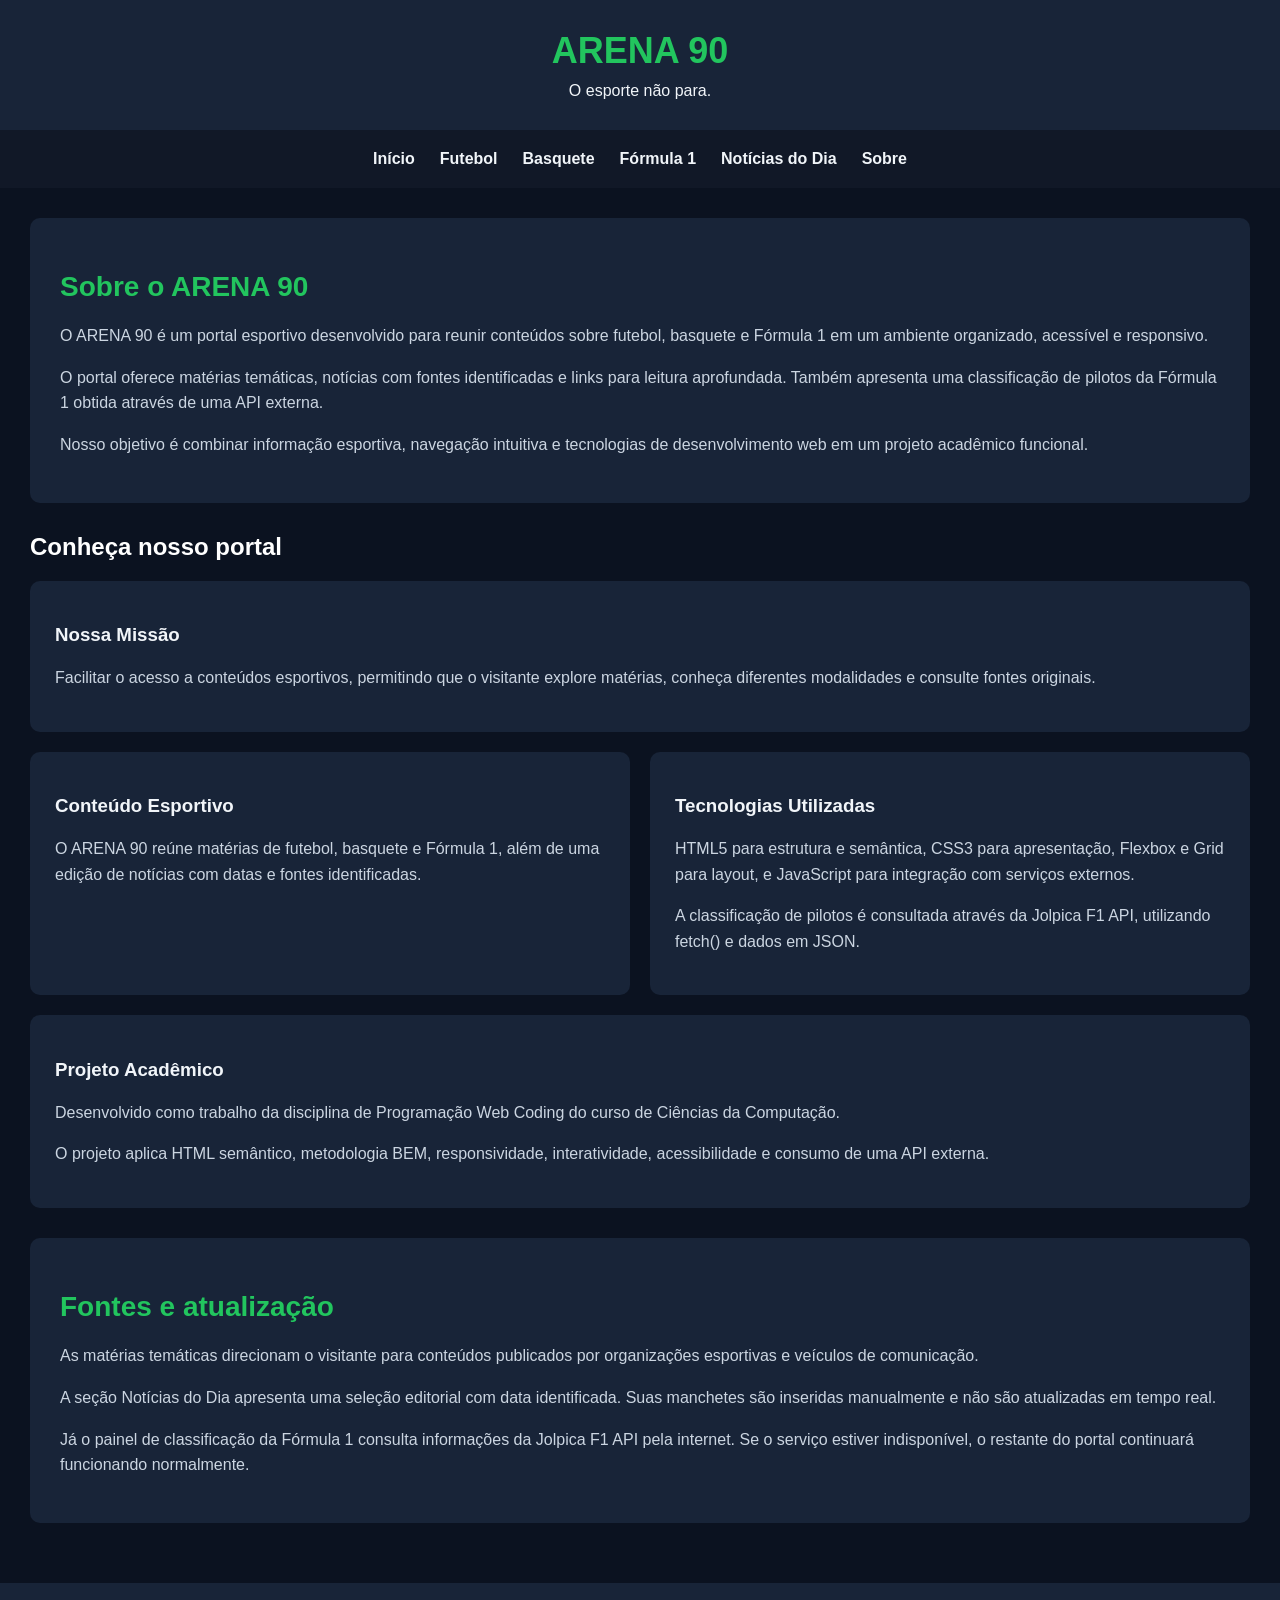
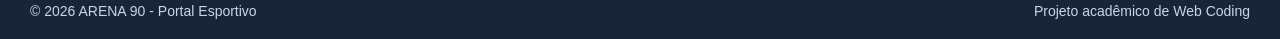
<file: sobre.html>
<!DOCTYPE html>
<html lang="pt-BR">

<head>
    <meta charset="UTF-8">

    <meta name="viewport"
          content="width=device-width, initial-scale=1.0">

    <meta name="description"
          content="Conheça o ARENA 90, um portal esportivo desenvolvido com HTML5, CSS3, JavaScript e integração com API.">

    <title>Sobre | ARENA 90</title>

    <link rel="stylesheet" href="css/style.css">
</head>

<body>

    <!-- ======================================
         1. CABEÇALHO
    ======================================= -->
    <header class="cabecalho">

        <h1 class="cabecalho__titulo">
            ARENA 90
        </h1>

        <p class="cabecalho__slogan">
            O esporte não para.
        </p>

    </header>


    <!-- ======================================
         2. MENU DE NAVEGAÇÃO
    ======================================= -->
    <nav class="menu" aria-label="Navegação principal">

        <a class="menu__link" href="index.html">
            Início
        </a>

        <a class="menu__link" href="futebol.html">
            Futebol
        </a>

        <a class="menu__link" href="basquete.html">
            Basquete
        </a>

        <a class="menu__link" href="formula1.html">
            Fórmula 1
        </a>

        <a class="menu__link" href="noticias.html">
            Notícias do Dia
        </a>

        <a class="menu__link" href="sobre.html">
            Sobre
        </a>

    </nav>


    <!-- ======================================
         3. CONTEÚDO PRINCIPAL
    ======================================= -->
    <main>

        <!-- SEÇÃO 1: APRESENTAÇÃO -->
        <section class="sobre">

            <h2 class="sobre__titulo">
                Sobre o ARENA 90
            </h2>

            <p class="sobre__descricao">
                O ARENA 90 é um portal esportivo
                desenvolvido para reunir conteúdos
                sobre futebol, basquete e Fórmula 1
                em um ambiente organizado,
                acessível e responsivo.
            </p>

            <p class="sobre__descricao">
                O portal oferece matérias temáticas,
                notícias com fontes identificadas
                e links para leitura aprofundada.
                Também apresenta uma classificação
                de pilotos da Fórmula 1 obtida
                através de uma API externa.
            </p>

            <p class="sobre__descricao">
                Nosso objetivo é combinar informação
                esportiva, navegação intuitiva
                e tecnologias de desenvolvimento web
                em um projeto acadêmico funcional.
            </p>

        </section>


        <!-- ======================================
             SEÇÃO 2: INFORMAÇÕES DO PORTAL
        ======================================= -->
        <section class="informacoes">

            <h2 class="informacoes__titulo">
                Conheça nosso portal
            </h2>

            <!-- SEGUNDO CSS GRID -->
            <div class="informacoes__grade">

                <!-- CARTÃO 1: NOSSA MISSÃO -->
                <article class="informacoes__cartao">

                    <h3>Nossa Missão</h3>

                    <p>
                        Facilitar o acesso a conteúdos
                        esportivos, permitindo que
                        o visitante explore matérias,
                        conheça diferentes modalidades
                        e consulte fontes originais.
                    </p>

                </article>


                <!-- CARTÃO 2: CONTEÚDOS -->
                <article class="informacoes__cartao">

                    <h3>Conteúdo Esportivo</h3>

                    <p>
                        O ARENA 90 reúne matérias
                        de futebol, basquete e Fórmula 1,
                        além de uma edição de notícias
                        com datas e fontes identificadas.
                    </p>

                </article>


                <!-- CARTÃO 3: TECNOLOGIAS -->
                <article class="informacoes__cartao">

                    <h3>Tecnologias Utilizadas</h3>

                    <p>
                        HTML5 para estrutura e semântica,
                        CSS3 para apresentação,
                        Flexbox e Grid para layout,
                        e JavaScript para integração
                        com serviços externos.
                    </p>

                    <p>
                        A classificação de pilotos
                        é consultada através da
                        Jolpica F1 API, utilizando
                        fetch() e dados em JSON.
                    </p>

                </article>


                <!-- CARTÃO 4: PROJETO ACADÊMICO -->
                <article class="informacoes__cartao">

                    <h3>Projeto Acadêmico</h3>

                    <p>
                        Desenvolvido como trabalho
                        da disciplina de Programação
                        Web Coding do curso de
                        Ciências da Computação.
                    </p>

                    <p>
                        O projeto aplica HTML semântico,
                        metodologia BEM, responsividade,
                        interatividade, acessibilidade
                        e consumo de uma API externa.
                    </p>

                </article>

            </div>
            <!-- FIM DO SEGUNDO GRID -->

        </section>


        <!-- ======================================
             SEÇÃO 3: TRANSPARÊNCIA DOS DADOS
        ======================================= -->
        <section class="sobre">

            <h2 class="sobre__titulo">
                Fontes e atualização
            </h2>

            <p class="sobre__descricao">
                As matérias temáticas direcionam
                o visitante para conteúdos publicados
                por organizações esportivas
                e veículos de comunicação.
            </p>

            <p class="sobre__descricao">
                A seção Notícias do Dia apresenta
                uma seleção editorial com data
                identificada. Suas manchetes
                são inseridas manualmente
                e não são atualizadas em tempo real.
            </p>

            <p class="sobre__descricao">
                Já o painel de classificação
                da Fórmula 1 consulta informações
                da Jolpica F1 API pela internet.
                Se o serviço estiver indisponível,
                o restante do portal continuará
                funcionando normalmente.
            </p>

        </section>

    </main>
    <!-- FIM DO CONTEÚDO PRINCIPAL -->


    <!-- ======================================
         4. RODAPÉ
    ======================================= -->
    <footer class="rodape">

        <p class="rodape__texto">
            © 2026 ARENA 90 - Portal Esportivo
        </p>

        <p class="rodape__credito">
            Projeto acadêmico de Web Coding
        </p>

    </footer>

</body>
</html>
</file>
<file: css/style.css>
/* =========================================
   ARENA 90 - PORTAL ESPORTIVO
   Arquivo principal de estilos
========================================= */


/* =========================================
   1. CONFIGURAÇÕES GERAIS
========================================= */

* {
    box-sizing: border-box;
}

body {
    background-color: #0B1220;
    color: #F1F5F9;
    font-family: Arial, Helvetica, sans-serif;
    margin: 0;
}


/* =========================================
   2. CABEÇALHO - FLEXBOX
========================================= */

.cabecalho {
    display: flex;
    flex-direction: column;
    justify-content: center;
    align-items: center;
    gap: 10px;

    background-color: #182438;
    padding: 30px;
}

/* Título do portal */
.cabecalho__titulo {
    color: #22C55E;
    font-size: 36px;
    margin: 0;
}

/* Slogan */
.cabecalho__slogan {
    color: #F1F5F9;
    margin: 0;
}


/* =========================================
   3. MENU PRINCIPAL - FLEXBOX
========================================= */

.menu {
    display: flex;
    justify-content: center;
    align-items: center;
    flex-wrap: wrap;
    gap: 25px;

    background-color: #111827;
    padding: 20px;
}

/* Links do menu */
.menu__link {
    color: #F1F5F9;
    text-decoration: none;
    font-weight: bold;
    transition: color 0.3s ease;
}

/* Efeito com o mouse */
.menu__link:hover {
    color: #22C55E;
}

/* Acessibilidade: foco pelo teclado */
.menu__link:focus-visible {
    outline: 3px solid #22C55E;
    outline-offset: 4px;
    border-radius: 4px;
}


/* =========================================
   4. CONTEÚDO PRINCIPAL
========================================= */

main {
    background-color: #0B1220;
    color: #F1F5F9;
    padding: 30px;
}


/* =========================================
   5. SEÇÃO DE NOTÍCIAS
========================================= */

/* Título da seção */
.noticias__titulo {
    font-size: 28px;
    margin-bottom: 25px;
}

/* Descrição da seção */
.noticias__descricao {
    color: #CBD5E1;
    font-size: 16px;
    line-height: 1.6;
    margin-bottom: 25px;
}


/* =========================================
   6. PRIMEIRO CSS GRID - NOTÍCIAS
========================================= */

.noticias__grade {
    display: grid;
    grid-template-columns: repeat(3, minmax(0, 1fr));
    gap: 20px;
}


/* =========================================
   7. CARTÕES DE NOTÍCIAS - BEM
========================================= */

/* Bloco principal */
.noticia {
    background-color: #182438;
    padding: 20px;
    border-radius: 10px;
    transition: transform 0.3s ease;
}

/* Modificador BEM: notícia em destaque */
.noticia--destaque {
    border: 2px solid #22C55E;
}

/* Categoria esportiva */
.noticia__categoria {
    color: #22C55E;
    font-size: 14px;
    font-weight: bold;
}

/* Título da notícia */
.noticia__titulo {
    font-size: 20px;
    margin-top: 12px;
}

/* Descrição da notícia */
.noticia__descricao {
    color: #CBD5E1;
    font-size: 15px;
}

/* Imagem da notícia */
.noticia__imagem {
    display: block;
    width: 100%;
    height: 170px;
    object-fit: cover;
    border-radius: 8px;
    margin-bottom: 15px;
}

/* Animação ao passar o mouse */
.noticia:hover {
    transform: translateY(-5px);
}


/* =========================================
   8. PÁGINA SOBRE - APRESENTAÇÃO
========================================= */

.sobre {
    background-color: #182438;
    padding: 30px;
    border-radius: 10px;
    margin-bottom: 30px;
}

/* Título da apresentação */
.sobre__titulo {
    color: #22C55E;
    font-size: 28px;
    margin-bottom: 20px;
}

/* Parágrafos da apresentação */
.sobre__descricao {
    color: #CBD5E1;
    font-size: 16px;
    line-height: 1.6;
    margin-bottom: 15px;
}


/* =========================================
   9. PÁGINA SOBRE - INFORMAÇÕES
========================================= */

.informacoes {
    margin-bottom: 30px;
}

/* Título da seção */
.informacoes__titulo {
    color: #FFFFFF;
    font-size: 24px;
    margin-bottom: 20px;
}


/* =========================================
   10. SEGUNDO CSS GRID - INFORMAÇÕES
========================================= */

.informacoes__grade {
    display: grid;
    grid-template-columns: repeat(2, minmax(0, 1fr));
    gap: 20px;
}


/* Cartões informativos */

/* Cartões informativos */
.informacoes__cartao {
    background-color: #182438;
    padding: 25px;
    border-radius: 10px;
}

/* Posicionamento explícito no segundo Grid */

/* Posicionamento explícito no segundo Grid */
@media screen and (min-width: 601px) {

    .informacoes__cartao:first-child,
    .informacoes__cartao:last-child {
        grid-column: 1 / -1;
    }

}


/* Títulos dos cartões */


/* Títulos dos cartões */


/* Descrições dos cartões */
.informacoes__cartao p {
    color: #CBD5E1;
    line-height: 1.6;
}


/* =========================================
   MODALIDADES ESPORTIVAS - FLEXBOX
========================================= */

.modalidades {
    margin-bottom: 30px;
}

.modalidades__titulo {
    color: #FFFFFF;
    font-size: 24px;
    margin-bottom: 20px;
}

/* Lista com Flexbox */
.modalidades__lista {
    display: flex;
    flex-wrap: wrap;
    gap: 15px;

    list-style: none;
    padding: 0;
    margin: 0;
}

/* Itens da lista */
.modalidades__item {
    background-color: #182438;
    color: #F1F5F9;
    padding: 15px 25px;
    border-radius: 8px;
}





/* =========================================
   11. RODAPÉ - FLEXBOX
========================================= */

.rodape {
    display: flex;
    justify-content: space-between;
    align-items: center;
    gap: 20px;

    background-color: #182438;
    padding: 20px 30px;
}

/* Textos do rodapé */
.rodape__texto,
.rodape__credito {
    color: #CBD5E1;
    font-size: 14px;
    margin: 0;
}


/* =========================================
   CLASSIFICAÇÃO DE PILOTOS - API
========================================= */

.classificacao {
    margin-top: 40px;
}

.classificacao__titulo {
    color: #22C55E;
    font-size: 26px;
}

.classificacao__descricao {
    color: #CBD5E1;
    margin-bottom: 20px;
}

.classificacao__lista {
    display: flex;
    flex-direction: column;
    gap: 10px;
}

.classificacao__piloto {
    display: flex;
    justify-content: space-between;
    align-items: center;
    flex-wrap: wrap;
    gap: 15px;

    background-color: #182438;
    padding: 18px;
    border-radius: 8px;
}

.classificacao__posicao {
    color: #22C55E;
    font-weight: bold;
}

.classificacao__pontos {
    color: #F1F5F9;
    font-weight: bold;
}




/* =========================================
   PÁGINA INICIAL - CARTÕES INTERATIVOS
========================================= */

/* Link ocupa toda a área interna do cartão */
.noticia__link {
    display: block;
    height: 100%;
    color: inherit;
    text-decoration: none;
}

/* Destaque ao passar o mouse */
.noticia__link:hover .noticia__acao {
    text-decoration: underline;
}

/* Destaque ao navegar com Tab */
.noticia__link:focus-visible {
    outline: 3px solid #22C55E;
    outline-offset: 5px;
    border-radius: 5px;
}

/* Indicação da ação */
.noticia__acao {
    display: inline-block;
    color: #22C55E;
    font-size: 14px;
    font-weight: bold;
    margin-top: 12px;
}


/* =========================================
   PÁGINA INICIAL - NOTÍCIAS DO DIA
========================================= */

.inicio__noticias {
    background-color: #182438;
    padding: 30px;
    margin-top: 35px;
    margin-bottom: 35px;
    border-radius: 10px;
    border-left: 4px solid #22C55E;
}

.inicio__titulo {
    color: #22C55E;
    font-size: 26px;
    margin-top: 0;
}

.inicio__descricao {
    color: #CBD5E1;
    font-size: 16px;
    line-height: 1.6;
}

.inicio__botao {
    display: inline-block;
    background-color: #22C55E;
    color: #0B1220;
    padding: 12px 20px;
    border-radius: 8px;
    font-weight: bold;
    text-decoration: none;
    margin-top: 10px;
    transition: background-color 0.3s ease;
}

.inicio__botao:hover {
    background-color: #4ADE80;
}

.inicio__botao:focus-visible {
    outline: 3px solid #F1F5F9;
    outline-offset: 4px;
}



/* Fonte das matérias esportivas */
.noticia__fonte {
    color: #94A3B8;
    font-size: 13px;
    margin-top: 15px;
    margin-bottom: 8px;
}





/* Links externos das notícias */
a.noticia__acao {
    text-decoration: none;
}

a.noticia__acao:hover {
    text-decoration: underline;
}

a.noticia__acao:focus-visible {
    outline: 3px solid #22C55E;
    outline-offset: 4px;
    border-radius: 4px;
}



/* =========================================
   12. RESPONSIVIDADE - CELULARES
   Até 600px
========================================= */

@media screen and (max-width: 600px) {

    /* Notícias em uma coluna */
    .noticias__grade {
        grid-template-columns: 1fr;
    }

    /* Menu mais compacto */
    .menu {
        gap: 12px;
        padding: 15px;
    }

    /* Título menor */
    .cabecalho__titulo {
        font-size: 28px;
    }

    /* Rodapé vertical */
    .rodape {
        flex-direction: column;
        text-align: center;
    }

    /* Informações em uma coluna */
    .informacoes__grade {
        grid-template-columns: 1fr;
    }

}


/* =========================================
   13. RESPONSIVIDADE - TABLETS
   De 601px até 1024px
========================================= */

@media screen and (min-width: 601px) and (max-width: 1024px) {

    /* Notícias em duas colunas */
    .noticias__grade {
        grid-template-columns: repeat(2, minmax(0, 1fr));
    }

    /* Espaçamento do menu */
    .menu {
        gap: 18px;
    }

    /* Conteúdo principal */
    main {
        padding: 20px;
    }

    /* Imagens */
    .noticia__imagem {
        height: 180px;
    }

}


/* =========================================
   14. RESPONSIVIDADE - COMPUTADORES
   A partir de 1025px
========================================= */

@media screen and (min-width: 1025px) {

    /* Notícias em três colunas */
    .noticias__grade {
        grid-template-columns: repeat(3, minmax(0, 1fr));
    }

    /* Limitação da largura do conteúdo */
    main {
        max-width: 1400px;
        margin: 0 auto;
    }

    /* Altura das imagens */
    .noticia__imagem {
        height: 170px;
    }

}
</file>
